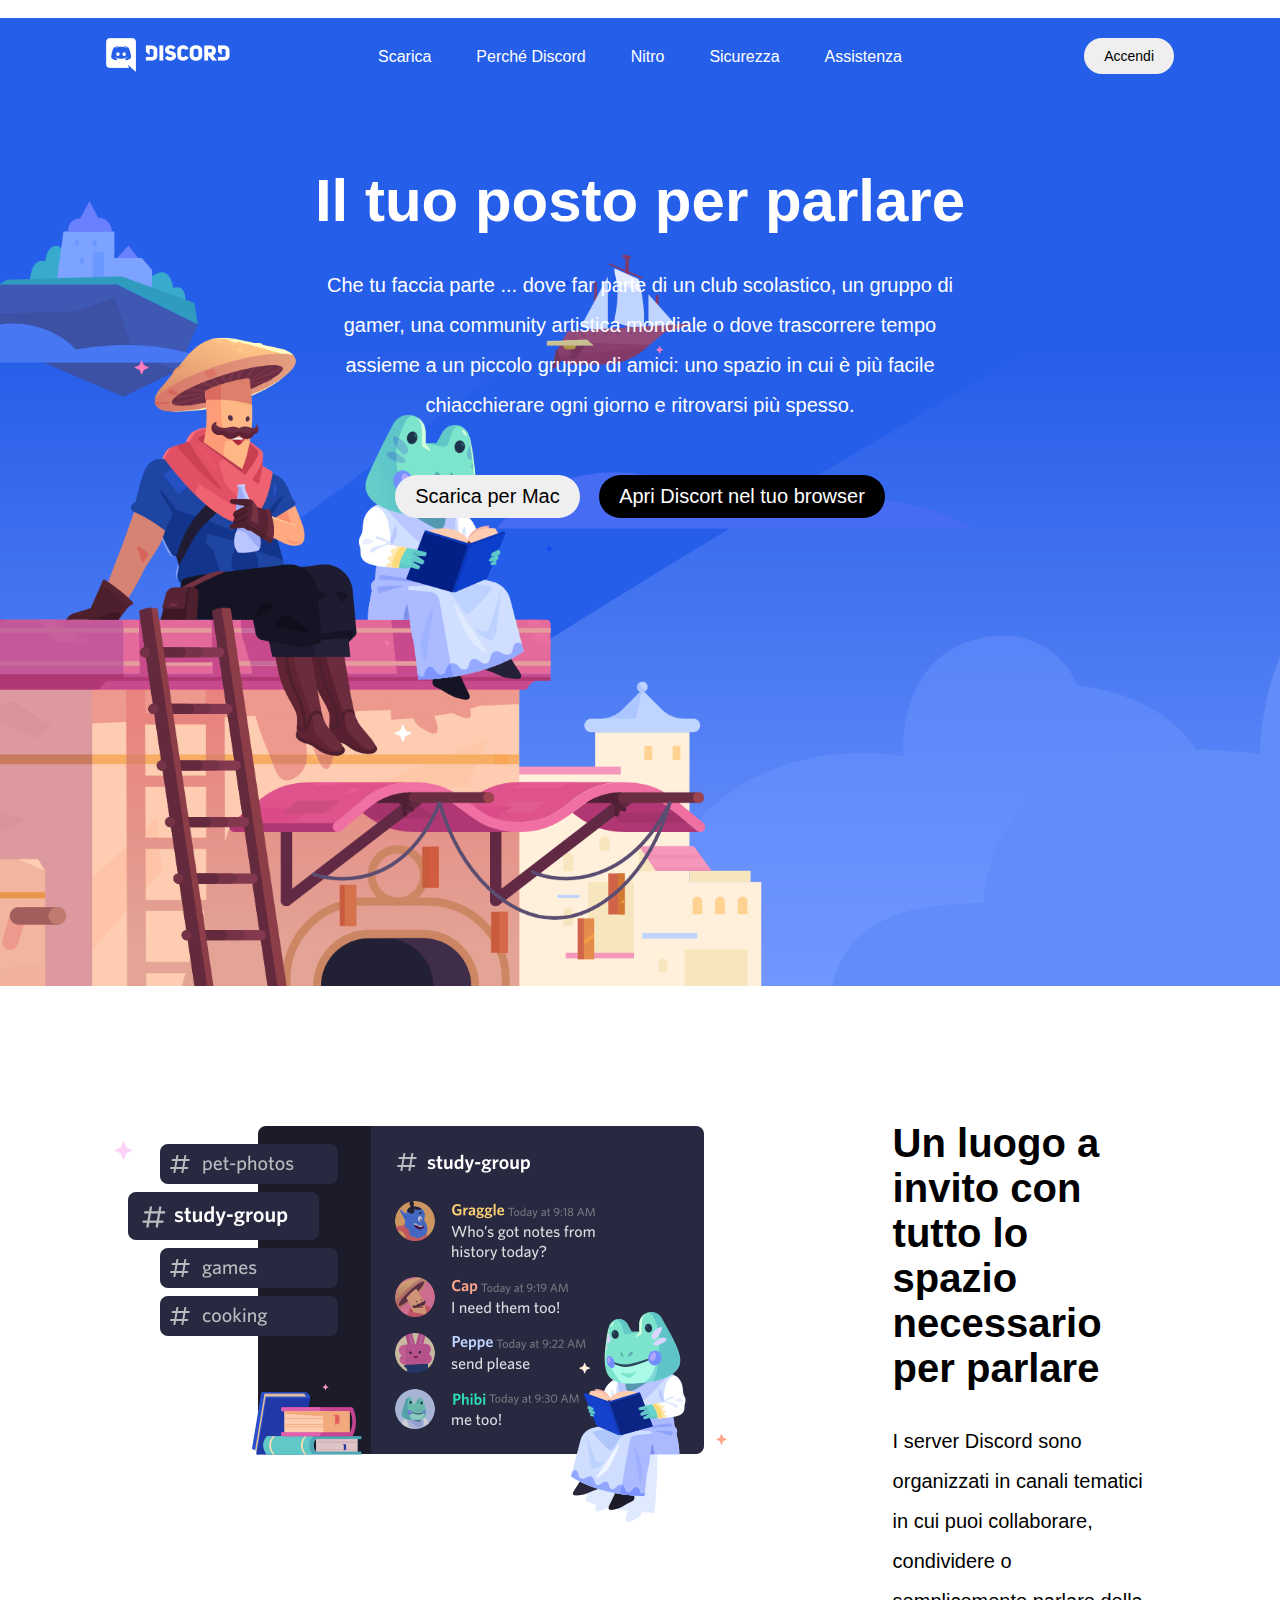
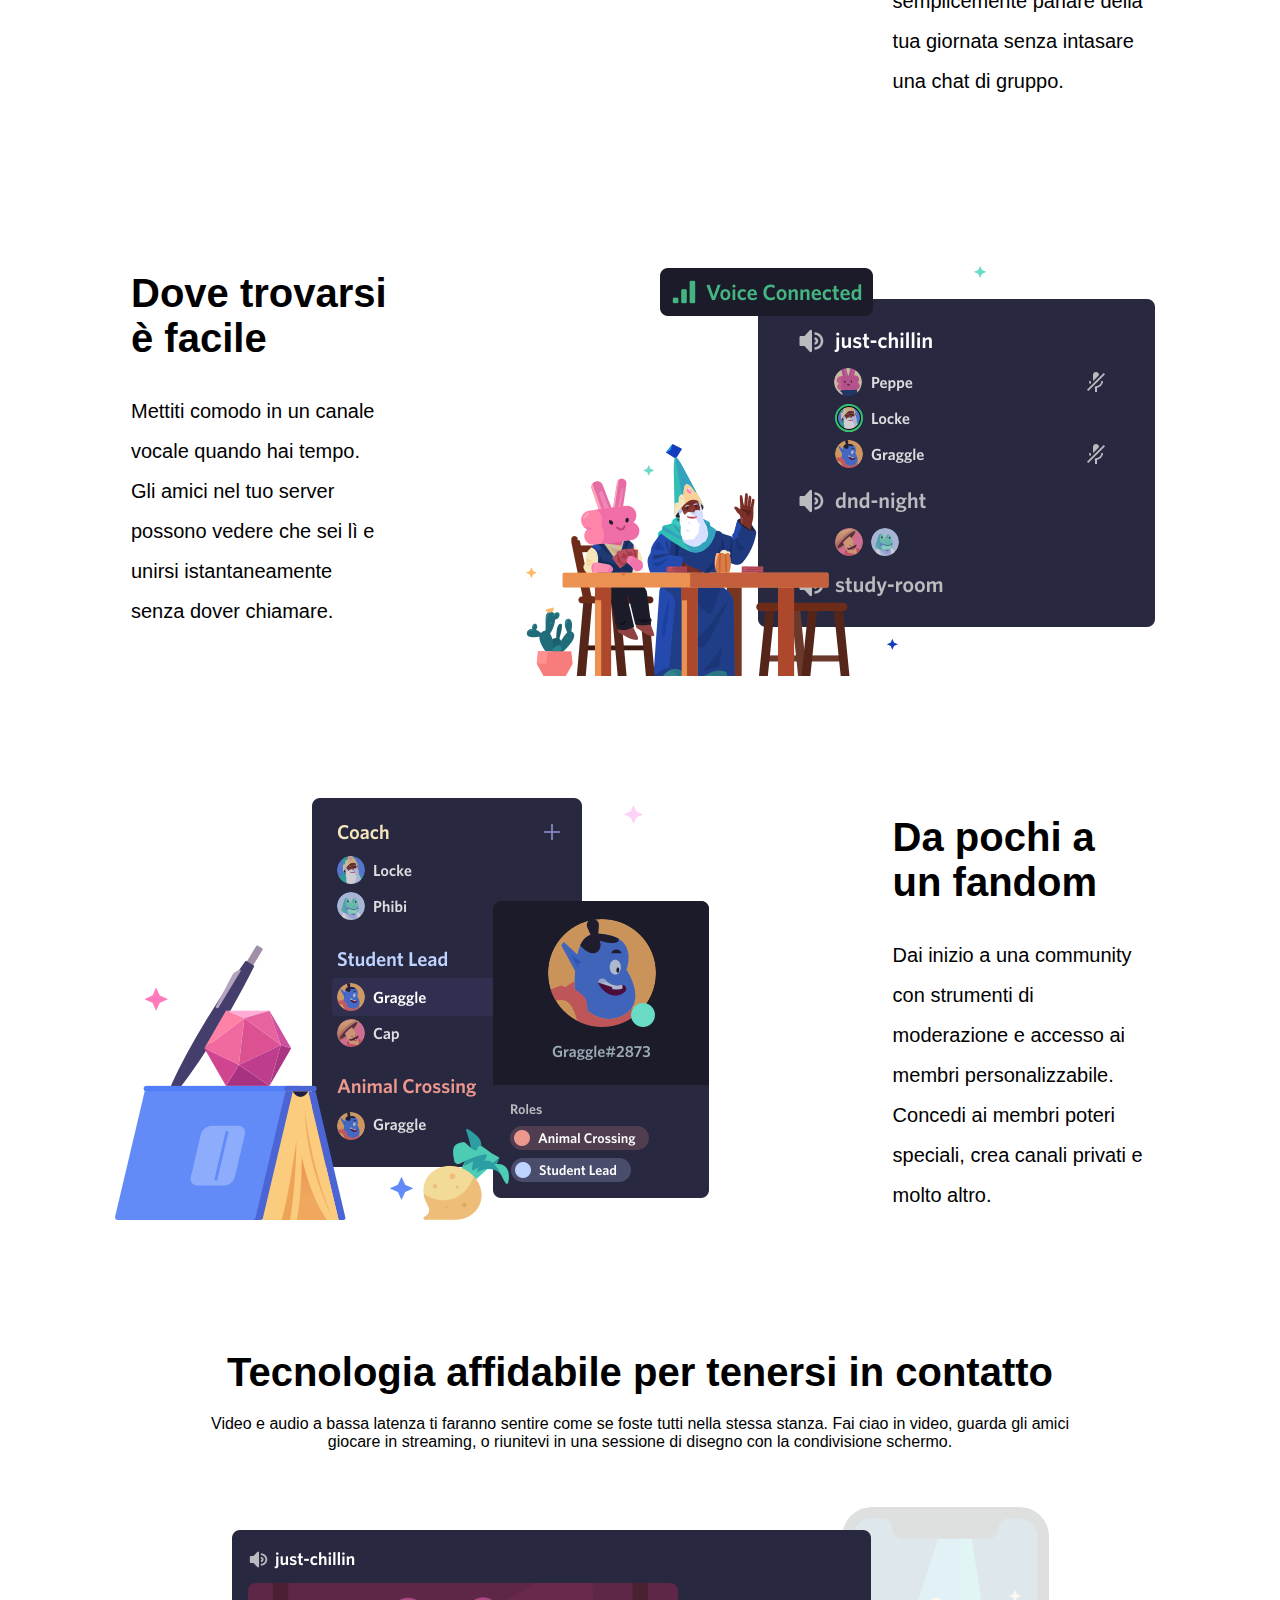
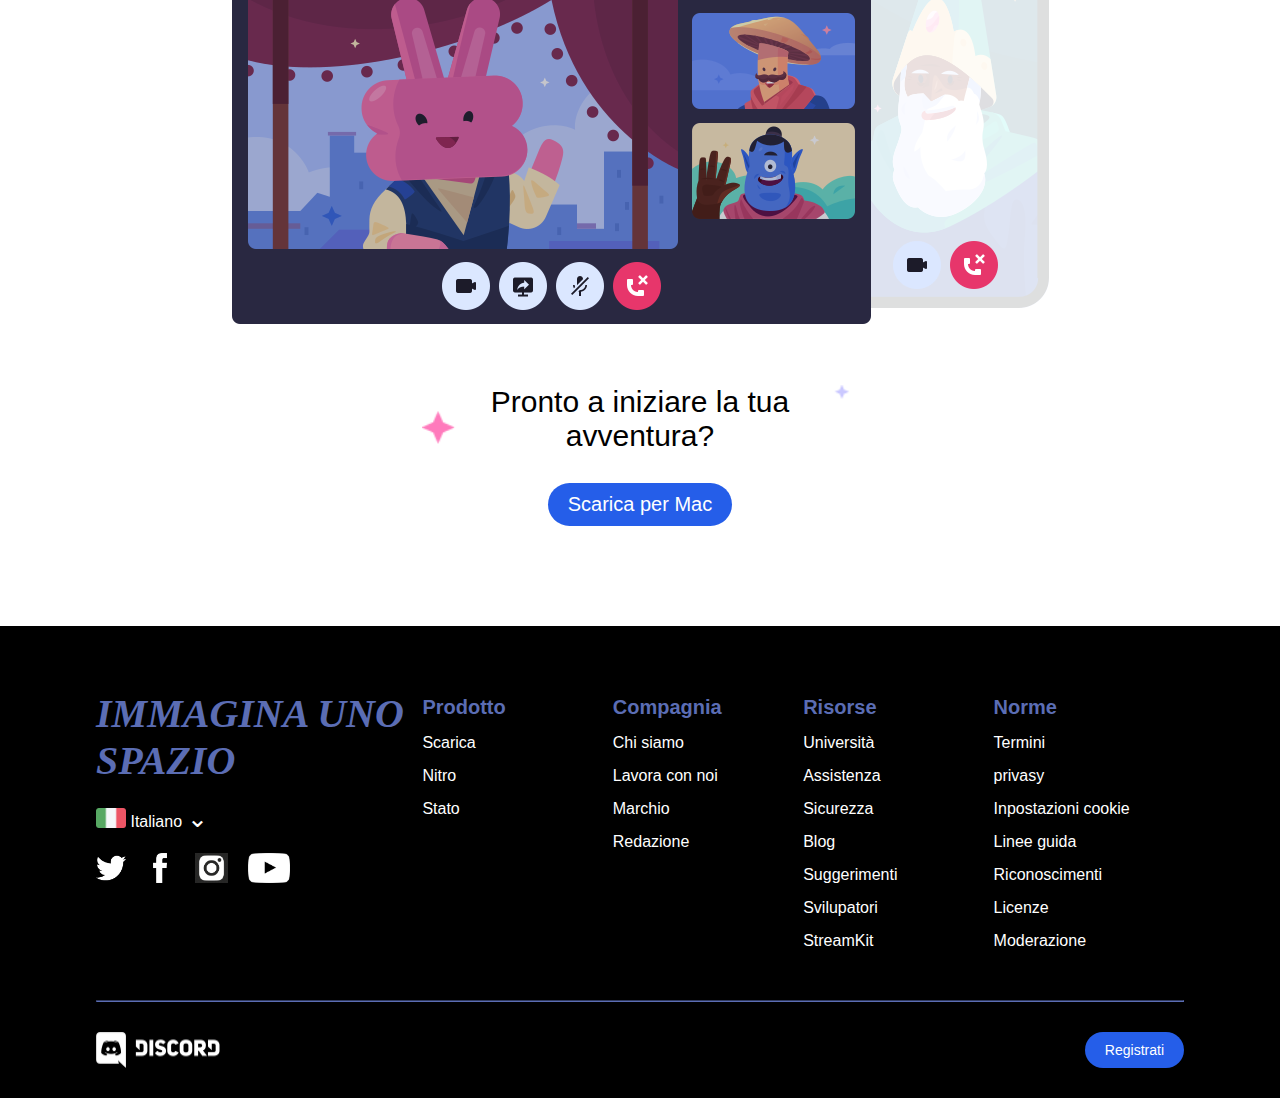
<file: index.html>
<!DOCTYPE html>
<html lang="en">
<head>
    <link rel="stylesheet" href="css/style.css">
    <link rel="stylesheet" href="https://cdnjs.cloudflare.com/ajax/libs/font-awesome/6.2.1/css/all.min.css">
    <i class="fa-sharp fa-solid fa-arrow-down-to-bracket"></i>
    <meta charset="UTF-8">
    <meta http-equiv="X-UA-Compatible" content="IE=edge">
    <meta name="viewport" content="width=device-width, initial-scale=1.0">
    <title>Document</title>
</head>
<body>

    <!-- INIZIO HEADER-->
    <header> 
        <section class="header-top">

            <div class="container">
                <div class="main-header">
                    <div class="smoll-column"> 
                        <img src="img/logo.png" alt="">
                    </div>
                    <div class="big-column">
                        <ul>
                            <li>
                                <a href="#">Scarica</a>
                            </li>
                            <li>
                                <a href="#">Perché Discord</a>
                            </li>
                            <li>
                                <a href="#">Nitro</a>
                            </li>
                            <li>
                                <a href="#">Sicurezza</a>
                            </li>
                            <li>
                                <a href="#">Assistenza</a>
                            </li>
                        </ul>
                    </div>
                    <div class="smoll-column">
                        <button class="button">  Accendi</button>
                    </div>
                </div>
            </div>    
        </section>

        <section class="header-bottom">
            <div class="container">
                <div class="jumbotron">
                    <h1 class="title-header">Il tuo posto per parlare</h1>
                    <p class="sottotitle-header sottotitle">Che tu faccia parte ... dove far parte di un club scolastico, un gruppo di gamer, una community artistica mondiale o dove trascorrere tempo assieme a un piccolo gruppo di amici: uno spazio in cui è più facile chiacchierare ogni giorno e ritrovarsi più spesso.</p>
                    <div id="buttons">
                        <button class="button special-1-button">  Scarica per Mac</button>
                        <button class="special-button button" > Apri Discort nel tuo browser</button>
                    </div>
                </div>
            </div>
        </section>
       
    </header>
    <!-- FINE HEADER -->

    <!-- INIZIO MAIN -->
    <main>
        <div class="container">
            <section>         
                    <div class="section-container">
                        <div class="section-big-column">
                            <img src="img/item1.png" alt="">
                        </div>
                        <div class="section-smoll-column">
                            <h1>
                                Un luogo a invito con tutto lo spazio necessario per parlare
                            </h1>
                            <p class="sottotitle">I server Discord sono organizzati in canali tematici in cui puoi collaborare, condividere o semplicemente parlare della tua giornata senza intasare una chat di gruppo.</p>
                        </div>
                    </div>   
            </section>


            <section>              
                    <div class="section-container">
                        <div class="section-smoll-column">
                            <h1>
                                Dove trovarsi è facile
                            </h1>
                            <p class="sottotitle">Mettiti comodo in un canale vocale quando hai tempo. Gli amici nel tuo server possono vedere che sei lì e unirsi istantaneamente senza dover chiamare.</p>
                        </div>
                        <div class="section-big-column special-item">
                            <img src="img/item2.png" alt="">
                        </div>
                    </div>                
            </section>


            <section>
                    <div class="section-container">
                        <div class="section-big-column">
                            <img src="img/item3.png" alt="">
                        </div>
                        <div class="section-smoll-column">
                            <h1>
                                Da pochi a un fandom
                            </h1>
                            <p class="sottotitle">Dai inizio a una community con strumenti di moderazione e accesso ai membri personalizzabile. Concedi ai membri poteri speciali, crea canali privati e molto altro.</p>
                        </div>
                    </div>
            </section>

            <section class="main-footer">
                <div class="content-main-footer">
                    <h1 id="title-main-footer">
                        Tecnologia affidabile per tenersi in contatto
                    </h1>
                    <p class="sottotitole parag">Video e audio a bassa latenza ti faranno sentire come se foste tutti nella stessa stanza. Fai ciao in video, guarda gli amici giocare in streaming, o riunitevi in una sessione di disegno con la condivisione schermo.</p>
                </div>
                <img src="img/item4-big.png" alt="">
                <div class="special-item-main">
                    <div class="item-footer-main">
                    <p id="item-footer-main">Pronto a iniziare la tua avventura?</p>
                    </div>
                </div>
                <button class="button button-main-footer"></e094>Scarica per Mac</button>
            </section>
        </div>
    </main>
    <!-- FINE MAIN -->

    <!-- INIZIO FOOTER -->
    <footer>
        <div class="container">
            <section class="footer-top">
                <div class="smoll-column-footer">
                    <div class="content-smoll-column">
                        <h2> <em>IMMAGINA UNO SPAZIO</em> </h2>
                    </div>

                    <div>
                        <img id="logo-ita" src="img/ita.png" alt="">
                        <Span id="nazione"> Italiano</Span>
                    </div>
                    <div>
                        <img class="smoll-logo" src="img/twitter1.png" alt="">
                        <img class="smoll-logo" src="img/facebook1.png" alt="">
                        <img class="smoll-logo" src="img/insta1.png" alt="">
                        <img class="smoll-logo" src="img/youtube1.png" alt="">
                    </div>
                </div>



                <div class="big-column-footer">
                    <div>
                        <span>Prodotto</span>
                        <ul>
                            <li><a href="#">Scarica</a></li>
                            <li><a href="#">Nitro</a></li>
                            <li><a href="#">Stato</a></li>
                        </ul>
                    </div>


                    <div>
                        <span>Compagnia</span>
                        <ul>
                            <li><a href="#">Chi siamo</a></li>
                            <li><a href="#">Lavora con noi</a></li>
                            <li><a href="#">Marchio</a></li>
                            <li><a href="#">Redazione</a></li>
                        </ul>
                    </div>


                    <div>
                        <span>Risorse</span>
                        <ul>
                            <li><a href="#">Università</a></li>
                            <li><a href="#">Assistenza</li>
                            <li><a href="#">Sicurezza</a></li>
                            <li><a href="#">Blog</a></li>
                            <li><a href="#">Suggerimenti</a></li>
                            <li><a href="#">Svilupatori</a></li>
                            <li><a href="#">StreamKit</a></li>
                        </ul>
                    </div>


                    <div>
                        <span>Norme</span>
                        <ul>
                            <li><a href="#">Termini</a></li>
                            <li><a href="#">privasy</a></li>
                            <li><a href="#">Inpostazioni cookie</a></li>
                            <li><a href="#">Linee guida</a></li>
                            <li><a href="#">Riconoscimenti</a></li>
                            <li><a href="#">Licenze</a></li>
                            <li><a href="#">Moderazione</a></li>
                        </ul>
                    </div>
                </div>
            </section>

            <hr>
            <section class="footer-bottom-down">
                <div class="footer-bottom">
                    <img src="img/logo.png" alt="">
                    <button class="button button-footer ">Registrati</button>
                </div>
            </section>
        </div>
    </footer>
    <!-- FINE FOOTER -->
    
</body>
</html>
</file>
<file: css/style.css>
/* RESET */
*{
    margin: 0;
    padding: 0;
    box-sizing: border-box;
}
/* REGOLE GENERALI */
body{
    font-family: sans-serif;
}
/* HEADER */
.container{
    max-width: 85%;
    margin: 0 auto;
}
header{
    background-color: #255EE9;
}
.main-header{
    display: flex;
    padding-top: 10px;
}
.header-bottom{
height: 100vh;
 background-image: url(../img/jumbo.png);
 background-size:cover ;
} 
.main-header > * {
    padding: 10px;
}
.smoll-column{
    width: 25%;
}
.main-header > .smoll-column:last-child{ 
   text-align: right;
}
.big-column{
    width: 50%;
    padding-top: 20px;
}
.main-header > .big-column  ul {
    display: flex;
    justify-content: space-between;
    align-items: center;
}
 .main-header > .big-column ul li{
   display: flex;
}
.main-header > .big-column ul li a{
    color: #ffff;
    text-decoration: none;
}
#buttons{
    margin-top: 50px;
}
.button{
    border-radius: 30px;
    padding: 10px 20px;
    border: none;
    font-size: 14px;
}
.jumbotron{
    padding-top:80px;
    text-align: center;
    max-width: 60%;
    margin: 0 auto;
}
.title-header{
    color: #ffff;
    font-size: 60px;    
}
.sottotitle-header{
    color: #ffff;
}
.sottotitle {
    padding-top:30px;
    line-height: 2em;
    font-size: 20px;
}
.special-1-button{
    font-size: 20px;
}
.special-button{
    background-color: black;
    color: white;
    margin-left: 15px;
    font-size: 20px;
}
/* Main */
.section-container{
    padding-top: 100px;
    display: flex;
}
.section-big-column{
    width:70% ;
}
.section-smoll-column{
    width: 30%;
    padding:35px ;
}
.section-container h1 {
    font-size: 40px;
}
.special-item{
    text-align: right;
}
.main-footer{
    text-align: center;
    width: 80%;
    margin: 0 auto;
    padding: 100px 0; 
}
#title-main-footer{
    font-size: 40px;
    margin-bottom: 20px;
}
.item-footer-main{
    font-size:30px ;
    background-image: url(../img/stars.png);
    background-size: cover;
    width: 50%;}
.special-item-main{
    display: flex;
    justify-content: center;
} 
.button-main-footer{
    background-color: #255EE9;
    color: #ffff;
    margin-top: 30px;
    font-size: 20px;
    padding: 10px 20px;
}
/* FOOTER */
footer{
    background-color: black;
}
.footer-top{
    display: flex;
    align-items: center;
    padding-bottom: 50px;
}
.big-column-footer > div {
    width: 25%;
}
.big-column-footer{
    width: 70%;
    display: flex;
    margin-top: 70px;
}
.smoll-column-footer{
    width: 30%;
}
.content-smoll-column > h2 {
    font-size: 40px;
    color: #5b6db4;
    padding-bottom:20px;
    font-weight:bolder;
    font-family: Cambria, Cochin, Georgia, Times, 'Times New Roman', serif;
}
#logo-ita{
    width: 30px;
    vertical-align: middle;
}
#nazione{
    vertical-align: middle;
    color: #ffff;  
}
#nazione::after{
    content: "\2304";
    padding: 5px;
    font-size: 25px;
}
.smoll-logo{
height: 30px;
margin-top: 20px;
margin-right: 15px;
}
.big-column-footer div > span{
    color:#5b6db4;
    font-size: 20px;
    font-weight: 700;
}
.big-column-footer div ul li a{
    text-decoration: none;
    color: #ffff;
}
.big-column-footer div ul li{
    margin-top: 15px;
    list-style: none;
}
hr{
    border-color:#5b6db4;
}
.footer-bottom{
    display: flex;
    justify-content: space-between;
    padding: 30px 0;
}
.button-footer{
    background-color: #255EE9;
    color: #fff;
}
</file>
